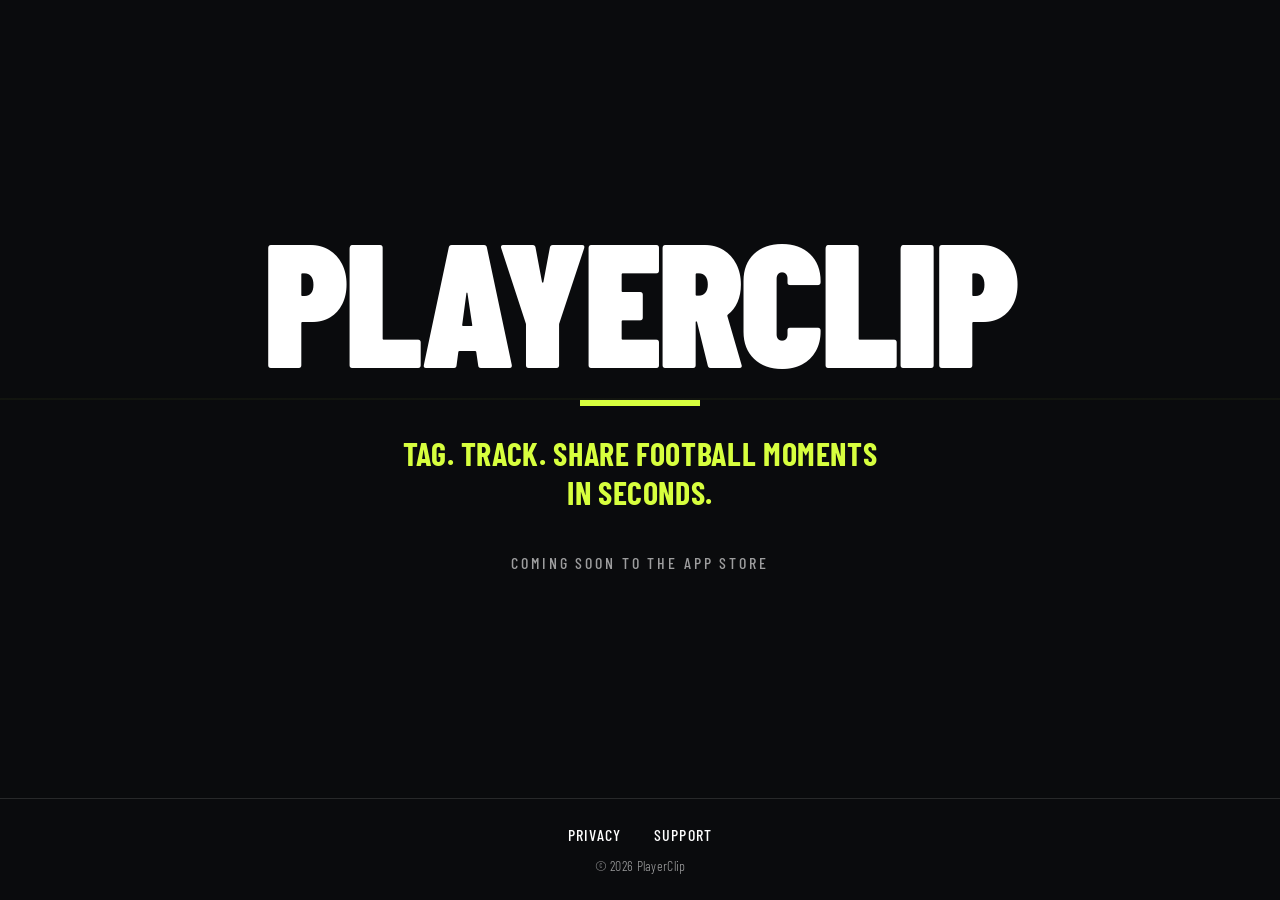
<file: index.html>
<!DOCTYPE html>
<html lang="en">
<head>
  <meta charset="UTF-8">
  <meta name="viewport" content="width=device-width, initial-scale=1.0">
  <title>PlayerClip — Tag, track, share football moments</title>
  <meta name="description" content="PlayerClip is a football clip tagger for iPhone. Tap and hold to follow a player. Share the moment in seconds.">
  <meta name="theme-color" content="#0A0B0D">
  <meta property="og:title" content="PlayerClip">
  <meta property="og:description" content="Tag. Track. Share football moments in seconds.">
  <meta property="og:type" content="website">
  <link rel="icon" type="image/svg+xml" href="favicon.svg">
  <link rel="preconnect" href="https://fonts.googleapis.com">
  <link rel="preconnect" href="https://fonts.gstatic.com" crossorigin>
  <link href="https://fonts.googleapis.com/css2?family=Barlow+Condensed:wght@300;500;700;900&display=swap" rel="stylesheet">
  <link rel="stylesheet" href="styles.css">
</head>
<body class="splash">
  <main class="hero">
    <div class="hero-stack">
      <h1 class="wordmark">PlayerClip</h1>
      <div class="accent-bar"></div>
      <p class="tagline">Tag. Track. Share football moments<br>in seconds.</p>
      <p class="status">Coming soon to the App Store</p>
    </div>
  </main>
  <footer>
    <nav class="footer-nav" aria-label="Site links">
      <a href="privacy.html">Privacy</a>
      <a href="support.html">Support</a>
    </nav>
    <p class="footer-copy">© 2026 PlayerClip</p>
  </footer>
</body>
</html>
</file>
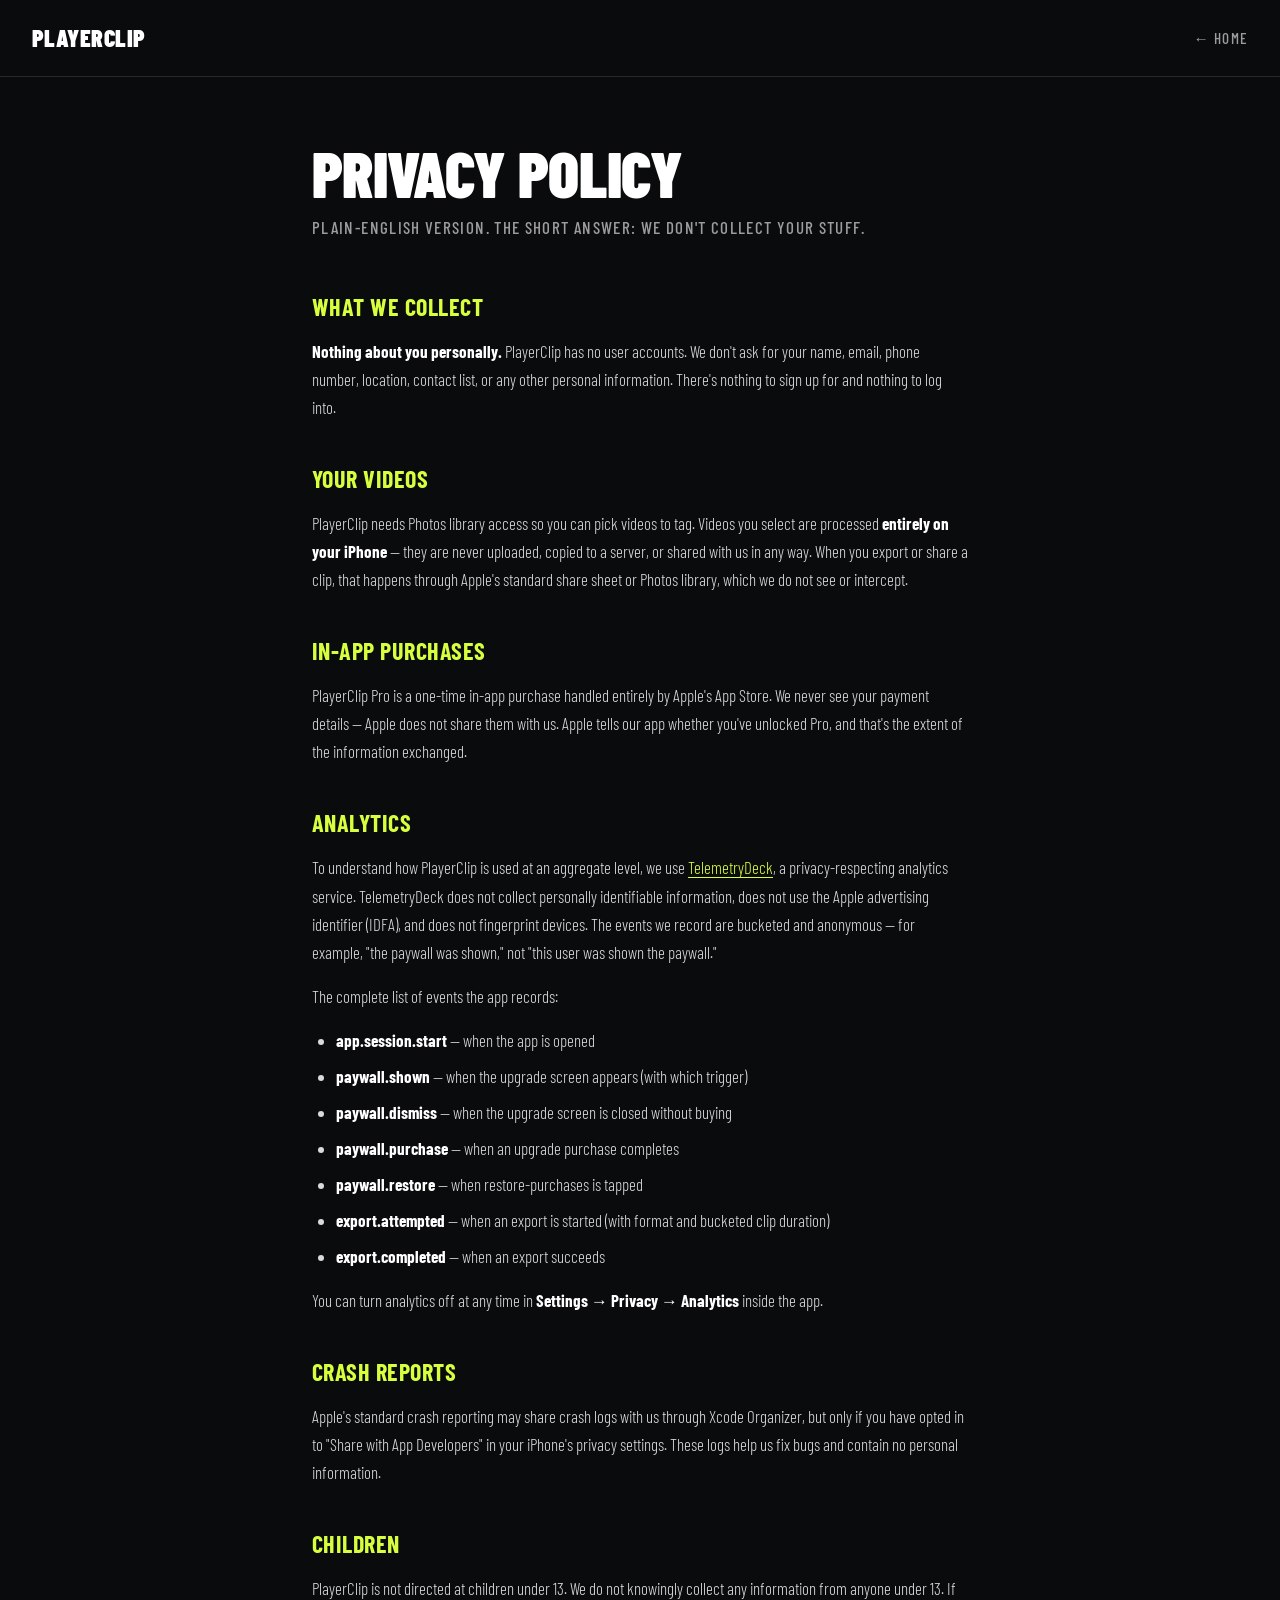
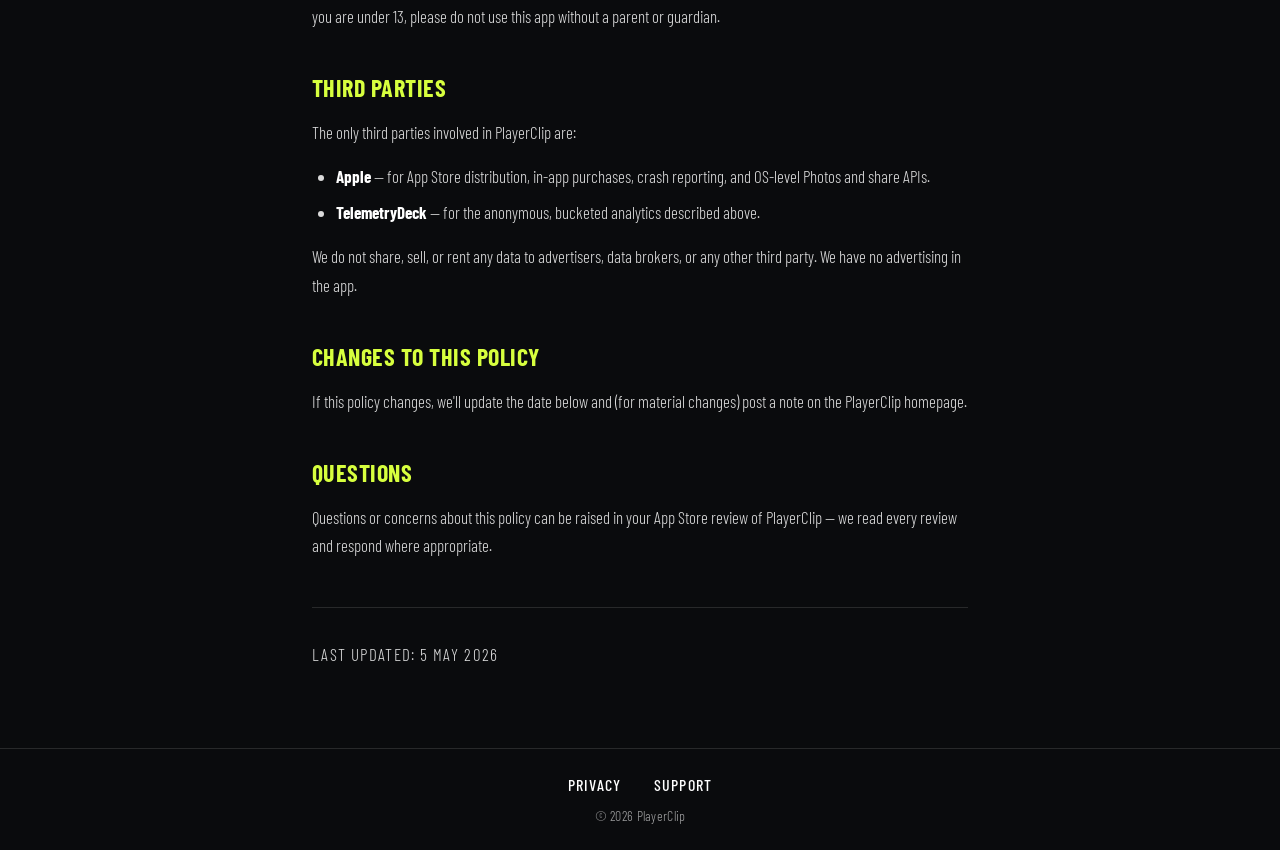
<file: privacy.html>
<!DOCTYPE html>
<html lang="en">
<head>
  <meta charset="UTF-8">
  <meta name="viewport" content="width=device-width, initial-scale=1.0">
  <title>Privacy Policy — PlayerClip</title>
  <meta name="description" content="PlayerClip's privacy policy. We don't collect your personal information. Videos stay on your device.">
  <meta name="theme-color" content="#0A0B0D">
  <link rel="icon" type="image/svg+xml" href="favicon.svg">
  <link rel="preconnect" href="https://fonts.googleapis.com">
  <link rel="preconnect" href="https://fonts.gstatic.com" crossorigin>
  <link href="https://fonts.googleapis.com/css2?family=Barlow+Condensed:wght@300;500;700;900&display=swap" rel="stylesheet">
  <link rel="stylesheet" href="styles.css">
</head>
<body class="doc">
  <header class="doc-header">
    <a href="index.html" class="logo">PlayerClip</a>
    <a href="index.html" class="home-link">← Home</a>
  </header>

  <main class="doc-content">
    <h1>Privacy Policy</h1>
    <p class="doc-subtitle">Plain-English version. The short answer: we don't collect your stuff.</p>

    <h2>What we collect</h2>
    <p><strong>Nothing about you personally.</strong> PlayerClip has no user accounts. We don't ask for your name, email, phone number, location, contact list, or any other personal information. There's nothing to sign up for and nothing to log into.</p>

    <h2>Your videos</h2>
    <p>PlayerClip needs Photos library access so you can pick videos to tag. Videos you select are processed <strong>entirely on your iPhone</strong> — they are never uploaded, copied to a server, or shared with us in any way. When you export or share a clip, that happens through Apple's standard share sheet or Photos library, which we do not see or intercept.</p>

    <h2>In-app purchases</h2>
    <p>PlayerClip Pro is a one-time in-app purchase handled entirely by Apple's App Store. We never see your payment details — Apple does not share them with us. Apple tells our app whether you've unlocked Pro, and that's the extent of the information exchanged.</p>

    <h2>Analytics</h2>
    <p>To understand how PlayerClip is used at an aggregate level, we use <a href="https://telemetrydeck.com/privacy" target="_blank" rel="noopener">TelemetryDeck</a>, a privacy-respecting analytics service. TelemetryDeck does not collect personally identifiable information, does not use the Apple advertising identifier (IDFA), and does not fingerprint devices. The events we record are bucketed and anonymous — for example, "the paywall was shown," not "this user was shown the paywall."</p>
    <p>The complete list of events the app records:</p>
    <ul>
      <li><strong>app.session.start</strong> — when the app is opened</li>
      <li><strong>paywall.shown</strong> — when the upgrade screen appears (with which trigger)</li>
      <li><strong>paywall.dismiss</strong> — when the upgrade screen is closed without buying</li>
      <li><strong>paywall.purchase</strong> — when an upgrade purchase completes</li>
      <li><strong>paywall.restore</strong> — when restore-purchases is tapped</li>
      <li><strong>export.attempted</strong> — when an export is started (with format and bucketed clip duration)</li>
      <li><strong>export.completed</strong> — when an export succeeds</li>
    </ul>
    <p>You can turn analytics off at any time in <strong>Settings → Privacy → Analytics</strong> inside the app.</p>

    <h2>Crash reports</h2>
    <p>Apple's standard crash reporting may share crash logs with us through Xcode Organizer, but only if you have opted in to "Share with App Developers" in your iPhone's privacy settings. These logs help us fix bugs and contain no personal information.</p>

    <h2>Children</h2>
    <p>PlayerClip is not directed at children under 13. We do not knowingly collect any information from anyone under 13. If you are under 13, please do not use this app without a parent or guardian.</p>

    <h2>Third parties</h2>
    <p>The only third parties involved in PlayerClip are:</p>
    <ul>
      <li><strong>Apple</strong> — for App Store distribution, in-app purchases, crash reporting, and OS-level Photos and share APIs.</li>
      <li><strong>TelemetryDeck</strong> — for the anonymous, bucketed analytics described above.</li>
    </ul>
    <p>We do not share, sell, or rent any data to advertisers, data brokers, or any other third party. We have no advertising in the app.</p>

    <h2>Changes to this policy</h2>
    <p>If this policy changes, we'll update the date below and (for material changes) post a note on the PlayerClip homepage.</p>

    <h2>Questions</h2>
    <p>Questions or concerns about this policy can be raised in your App Store review of PlayerClip — we read every review and respond where appropriate.</p>

    <p class="last-updated">Last updated: 5 May 2026</p>
  </main>

  <footer>
    <nav class="footer-nav" aria-label="Site links">
      <a href="privacy.html">Privacy</a>
      <a href="support.html">Support</a>
    </nav>
    <p class="footer-copy">© 2026 PlayerClip</p>
  </footer>
</body>
</html>
</file>
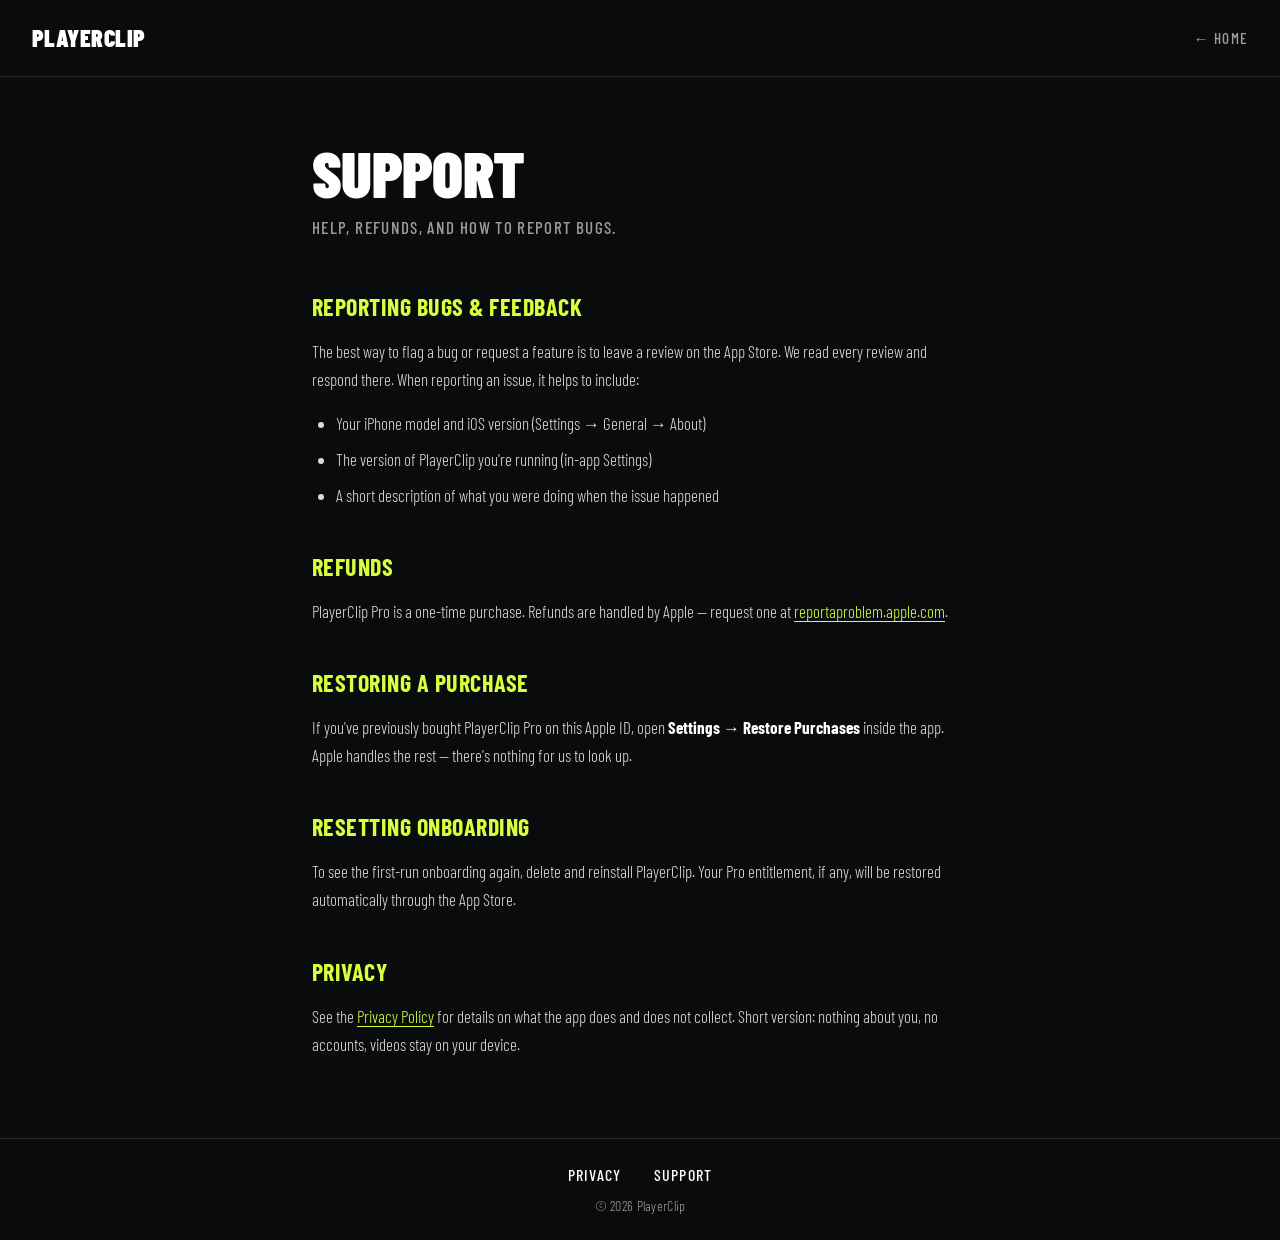
<file: support.html>
<!DOCTYPE html>
<html lang="en">
<head>
  <meta charset="UTF-8">
  <meta name="viewport" content="width=device-width, initial-scale=1.0">
  <title>Support — PlayerClip</title>
  <meta name="description" content="Get help with PlayerClip. FAQ, refunds, and how to report bugs.">
  <meta name="theme-color" content="#0A0B0D">
  <link rel="icon" type="image/svg+xml" href="favicon.svg">
  <link rel="preconnect" href="https://fonts.googleapis.com">
  <link rel="preconnect" href="https://fonts.gstatic.com" crossorigin>
  <link href="https://fonts.googleapis.com/css2?family=Barlow+Condensed:wght@300;500;700;900&display=swap" rel="stylesheet">
  <link rel="stylesheet" href="styles.css">
</head>
<body class="doc">
  <header class="doc-header">
    <a href="index.html" class="logo">PlayerClip</a>
    <a href="index.html" class="home-link">← Home</a>
  </header>

  <main class="doc-content">
    <h1>Support</h1>
    <p class="doc-subtitle">Help, refunds, and how to report bugs.</p>

    <h2>Reporting bugs &amp; feedback</h2>
    <p>The best way to flag a bug or request a feature is to leave a review on the App Store. We read every review and respond there. When reporting an issue, it helps to include:</p>
    <ul>
      <li>Your iPhone model and iOS version (Settings → General → About)</li>
      <li>The version of PlayerClip you're running (in-app Settings)</li>
      <li>A short description of what you were doing when the issue happened</li>
    </ul>

    <h2>Refunds</h2>
    <p>PlayerClip Pro is a one-time purchase. Refunds are handled by Apple — request one at <a href="https://reportaproblem.apple.com" target="_blank" rel="noopener">reportaproblem.apple.com</a>.</p>

    <h2>Restoring a purchase</h2>
    <p>If you've previously bought PlayerClip Pro on this Apple ID, open <strong>Settings → Restore Purchases</strong> inside the app. Apple handles the rest — there's nothing for us to look up.</p>

    <h2>Resetting onboarding</h2>
    <p>To see the first-run onboarding again, delete and reinstall PlayerClip. Your Pro entitlement, if any, will be restored automatically through the App Store.</p>

    <h2>Privacy</h2>
    <p>See the <a href="privacy.html">Privacy Policy</a> for details on what the app does and does not collect. Short version: nothing about you, no accounts, videos stay on your device.</p>
  </main>

  <footer>
    <nav class="footer-nav" aria-label="Site links">
      <a href="privacy.html">Privacy</a>
      <a href="support.html">Support</a>
    </nav>
    <p class="footer-copy">© 2026 PlayerClip</p>
  </footer>
</body>
</html>
</file>
<file: styles.css>
:root {
  --bg: #0A0B0D;
  --volt: #D7FF3E;
  --text: #FFFFFF;
  --text-dim: rgba(255, 255, 255, 0.6);
  --text-body: rgba(255, 255, 255, 0.85);
  --hairline: rgba(255, 255, 255, 0.12);
}

* {
  margin: 0;
  padding: 0;
  box-sizing: border-box;
}

html {
  scroll-behavior: smooth;
}

body {
  background: var(--bg);
  color: var(--text);
  font-family: 'Barlow Condensed', system-ui, -apple-system, BlinkMacSystemFont, sans-serif;
  font-weight: 300;
  line-height: 1.5;
  min-height: 100vh;
  display: flex;
  flex-direction: column;
  -webkit-font-smoothing: antialiased;
  -moz-osx-font-smoothing: grayscale;
}

::selection {
  background: var(--volt);
  color: var(--bg);
}

/* ───────────────────────── Splash ───────────────────────── */

body.splash main.hero {
  flex: 1;
  display: flex;
  align-items: center;
  justify-content: center;
  padding: 2rem;
  position: relative;
  overflow: hidden;
}

body.splash main.hero::before {
  content: "";
  position: absolute;
  inset: 0;
  background-image:
    linear-gradient(transparent calc(50% - 1px), rgba(215, 255, 62, 0.04) calc(50% - 1px), rgba(215, 255, 62, 0.04) calc(50% + 1px), transparent calc(50% + 1px));
  pointer-events: none;
}

.hero-stack {
  text-align: center;
  max-width: 760px;
  position: relative;
  z-index: 1;
}

.wordmark {
  font-family: 'Barlow Condensed', sans-serif;
  font-weight: 900;
  font-size: clamp(4rem, 14vw, 11rem);
  line-height: 0.85;
  letter-spacing: -0.02em;
  color: var(--text);
  text-transform: uppercase;
}

.accent-bar {
  width: 120px;
  height: 6px;
  background: var(--volt);
  margin: 1.75rem auto;
}

.tagline {
  font-family: 'Barlow Condensed', sans-serif;
  font-weight: 700;
  font-size: clamp(1.25rem, 3vw, 2rem);
  color: var(--volt);
  text-transform: uppercase;
  letter-spacing: 0.02em;
  line-height: 1.2;
  margin-bottom: 2.5rem;
}

.status {
  font-family: 'Barlow Condensed', sans-serif;
  font-weight: 500;
  font-size: 1rem;
  color: var(--text-dim);
  text-transform: uppercase;
  letter-spacing: 0.18em;
}

/* ───────────────────────── Footer (shared) ───────────────────────── */

footer {
  border-top: 1px solid var(--hairline);
  padding: 1.5rem 2rem;
  display: flex;
  flex-direction: column;
  align-items: center;
  gap: 0.5rem;
}

.footer-nav {
  display: flex;
  gap: 2rem;
}

.footer-nav a {
  color: var(--text);
  text-decoration: none;
  font-family: 'Barlow Condensed', sans-serif;
  font-weight: 500;
  font-size: 1rem;
  text-transform: uppercase;
  letter-spacing: 0.08em;
  transition: color 120ms ease;
}

.footer-nav a:hover {
  color: var(--volt);
}

.footer-copy {
  color: var(--text-dim);
  font-size: 0.875rem;
  font-family: 'Barlow Condensed', sans-serif;
  font-weight: 300;
  letter-spacing: 0.02em;
}

/* ───────────────────────── Document pages ───────────────────────── */

body.doc {
  font-family: 'Barlow Condensed', sans-serif;
}

.doc-header {
  border-bottom: 1px solid var(--hairline);
  padding: 1.25rem 2rem;
  display: flex;
  justify-content: space-between;
  align-items: center;
}

.doc-header .logo {
  font-family: 'Barlow Condensed', sans-serif;
  font-weight: 900;
  font-size: 1.5rem;
  text-transform: uppercase;
  letter-spacing: 0.02em;
  color: var(--text);
  text-decoration: none;
  transition: color 120ms ease;
}

.doc-header .logo:hover {
  color: var(--volt);
}

.doc-header .home-link {
  color: var(--text-dim);
  text-decoration: none;
  font-weight: 500;
  font-size: 0.95rem;
  text-transform: uppercase;
  letter-spacing: 0.08em;
}

.doc-header .home-link:hover {
  color: var(--volt);
}

main.doc-content {
  flex: 1;
  max-width: 720px;
  width: 100%;
  margin: 0 auto;
  padding: 4rem 2rem;
}

.doc-content h1 {
  font-family: 'Barlow Condensed', sans-serif;
  font-weight: 900;
  font-size: clamp(2.5rem, 6vw, 4rem);
  line-height: 1;
  text-transform: uppercase;
  margin-bottom: 0.5rem;
  letter-spacing: -0.01em;
}

.doc-content .doc-subtitle {
  font-family: 'Barlow Condensed', sans-serif;
  font-weight: 500;
  color: var(--text-dim);
  text-transform: uppercase;
  letter-spacing: 0.08em;
  margin-bottom: 3rem;
}

.doc-content h2 {
  font-family: 'Barlow Condensed', sans-serif;
  font-weight: 700;
  font-size: 1.5rem;
  text-transform: uppercase;
  letter-spacing: 0.02em;
  color: var(--volt);
  margin-top: 2.5rem;
  margin-bottom: 0.75rem;
}

.doc-content p,
.doc-content ul {
  margin-bottom: 1rem;
  color: var(--text-body);
  font-weight: 300;
  font-size: 1.0625rem;
  line-height: 1.65;
}

.doc-content ul {
  padding-left: 1.5rem;
}

.doc-content li {
  margin-bottom: 0.5rem;
}

.doc-content strong {
  color: var(--text);
  font-weight: 700;
}

.doc-content a {
  color: var(--volt);
  text-decoration: none;
  border-bottom: 1px solid var(--volt);
  transition: background 120ms ease, color 120ms ease;
}

.doc-content a:hover {
  background: var(--volt);
  color: var(--bg);
}

.last-updated {
  margin-top: 3rem;
  padding-top: 2rem;
  border-top: 1px solid var(--hairline);
  color: var(--text-dim);
  font-size: 0.95rem;
  font-weight: 500;
  text-transform: uppercase;
  letter-spacing: 0.08em;
}

@media (max-width: 640px) {
  .doc-header {
    padding: 1rem 1.25rem;
  }
  main.doc-content {
    padding: 2rem 1.25rem;
  }
  footer {
    padding: 1.25rem;
  }
  .footer-nav {
    gap: 1.5rem;
  }
}
</file>
